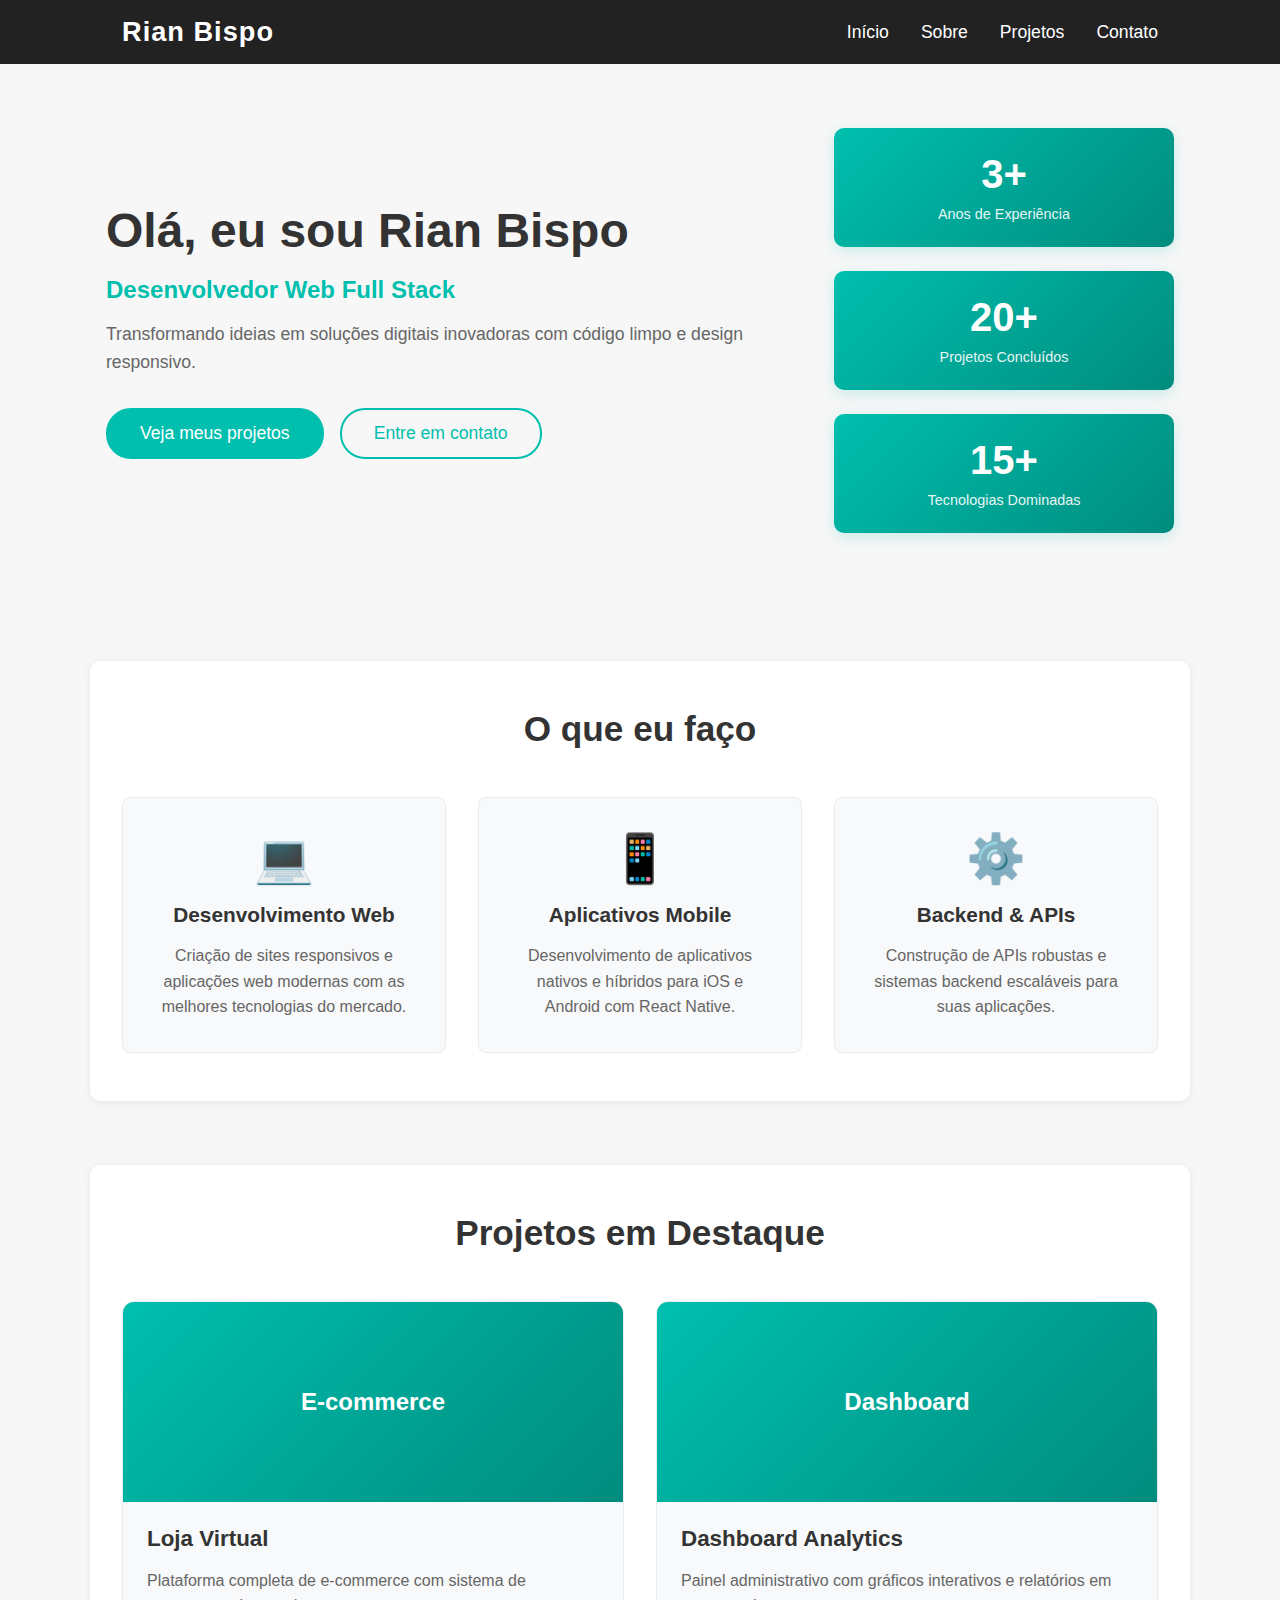
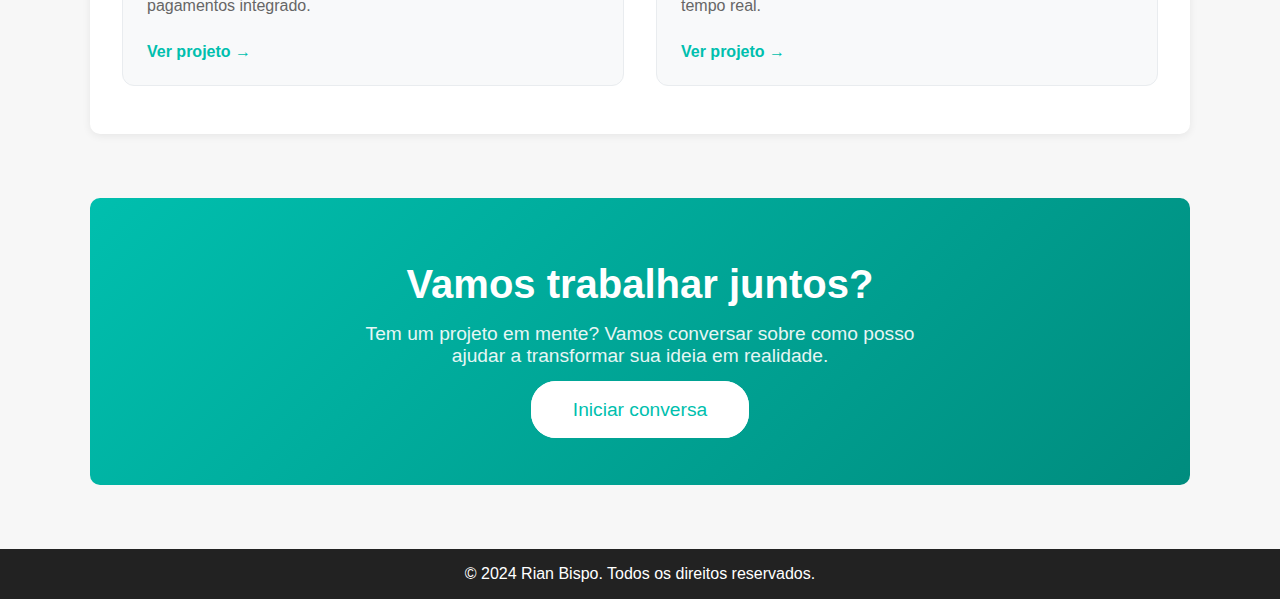
<file: index.html>
<!DOCTYPE html>
<html lang="pt-BR">

<head>
    <meta charset="UTF-8">
    <meta name="viewport" content="width=device-width, initial-scale=1.0">
    <meta name="description"
        content="Portfólio pessoal de Rian Bispo, desenvolvedor web. Veja meus projetos, saiba mais sobre mim e entre em contato.">
    <meta name="keywords" content="portfólio, web, desenvolvedor, projetos, contato">
    <meta name="author" content="Rian Bispo">
    <title>Início | Portfólio de Rian Bispo</title>
    <link rel="stylesheet" href="css/style.css">
</head>

<body>
    <header>
        <nav class="navbar">
            <div class="logo">Rian Bispo</div>
            <ul class="nav-links">
                <li><a href="index.html">Início</a></li>
                <li><a href="sobre.html">Sobre</a></li>
                <li><a href="projetos.html">Projetos</a></li>
                <li><a href="contato.html">Contato</a></li>
            </ul>
            <div class="menu-toggle" id="mobile-menu">
                <span></span><span></span><span></span>
            </div>
        </nav>
    </header>
    <main>
        <section class="hero">
            <div class="hero-content">
                <h1>Olá, eu sou Rian Bispo</h1>
                <p class="hero-subtitle">Desenvolvedor Web Full Stack</p>
                <p class="hero-description">Transformando ideias em soluções digitais inovadoras com código limpo e
                    design responsivo.</p>
                <div class="hero-buttons">
                    <a href="projetos.html" class="btn btn-primary">Veja meus projetos</a>
                    <a href="contato.html" class="btn btn-secondary">Entre em contato</a>
                </div>
            </div>
            <div class="hero-stats">
                <div class="stat-item">
                    <span class="stat-number">3+</span>
                    <span class="stat-label">Anos de Experiência</span>
                </div>
                <div class="stat-item">
                    <span class="stat-number">20+</span>
                    <span class="stat-label">Projetos Concluídos</span>
                </div>
                <div class="stat-item">
                    <span class="stat-number">15+</span>
                    <span class="stat-label">Tecnologias Dominadas</span>
                </div>
            </div>
        </section>

        <section class="services">
            <h2>O que eu faço</h2>
            <div class="services-grid">
                <div class="service-card">
                    <div class="service-icon">💻</div>
                    <h3>Desenvolvimento Web</h3>
                    <p>Criação de sites responsivos e aplicações web modernas com as melhores tecnologias do mercado.
                    </p>
                </div>
                <div class="service-card">
                    <div class="service-icon">📱</div>
                    <h3>Aplicativos Mobile</h3>
                    <p>Desenvolvimento de aplicativos nativos e híbridos para iOS e Android com React Native.</p>
                </div>
                <div class="service-card">
                    <div class="service-icon">⚙️</div>
                    <h3>Backend & APIs</h3>
                    <p>Construção de APIs robustas e sistemas backend escaláveis para suas aplicações.</p>
                </div>
            </div>
        </section>

        <section class="featured-projects">
            <h2>Projetos em Destaque</h2>
            <div class="featured-grid">
                <div class="featured-card">
                    <div class="featured-image">
                        <div class="featured-placeholder">E-commerce</div>
                    </div>
                    <div class="featured-content">
                        <h3>Loja Virtual</h3>
                        <p>Plataforma completa de e-commerce com sistema de pagamentos integrado.</p>
                        <a href="projetos.html" class="featured-link">Ver projeto →</a>
                    </div>
                </div>
                <div class="featured-card">
                    <div class="featured-image">
                        <div class="featured-placeholder">Dashboard</div>
                    </div>
                    <div class="featured-content">
                        <h3>Dashboard Analytics</h3>
                        <p>Painel administrativo com gráficos interativos e relatórios em tempo real.</p>
                        <a href="projetos.html" class="featured-link">Ver projeto →</a>
                    </div>
                </div>
            </div>
        </section>

        <section class="cta">
            <div class="cta-content">
                <h2>Vamos trabalhar juntos?</h2>
                <p>Tem um projeto em mente? Vamos conversar sobre como posso ajudar a transformar sua ideia em
                    realidade.</p>
                <a href="contato.html" class="btn btn-primary">Iniciar conversa</a>
            </div>
        </section>
    </main>
    <footer>
        <p>&copy; 2024 Rian Bispo. Todos os direitos reservados.</p>
    </footer>
    <script src="js/script.js"></script>
</body>

</html>
</file>
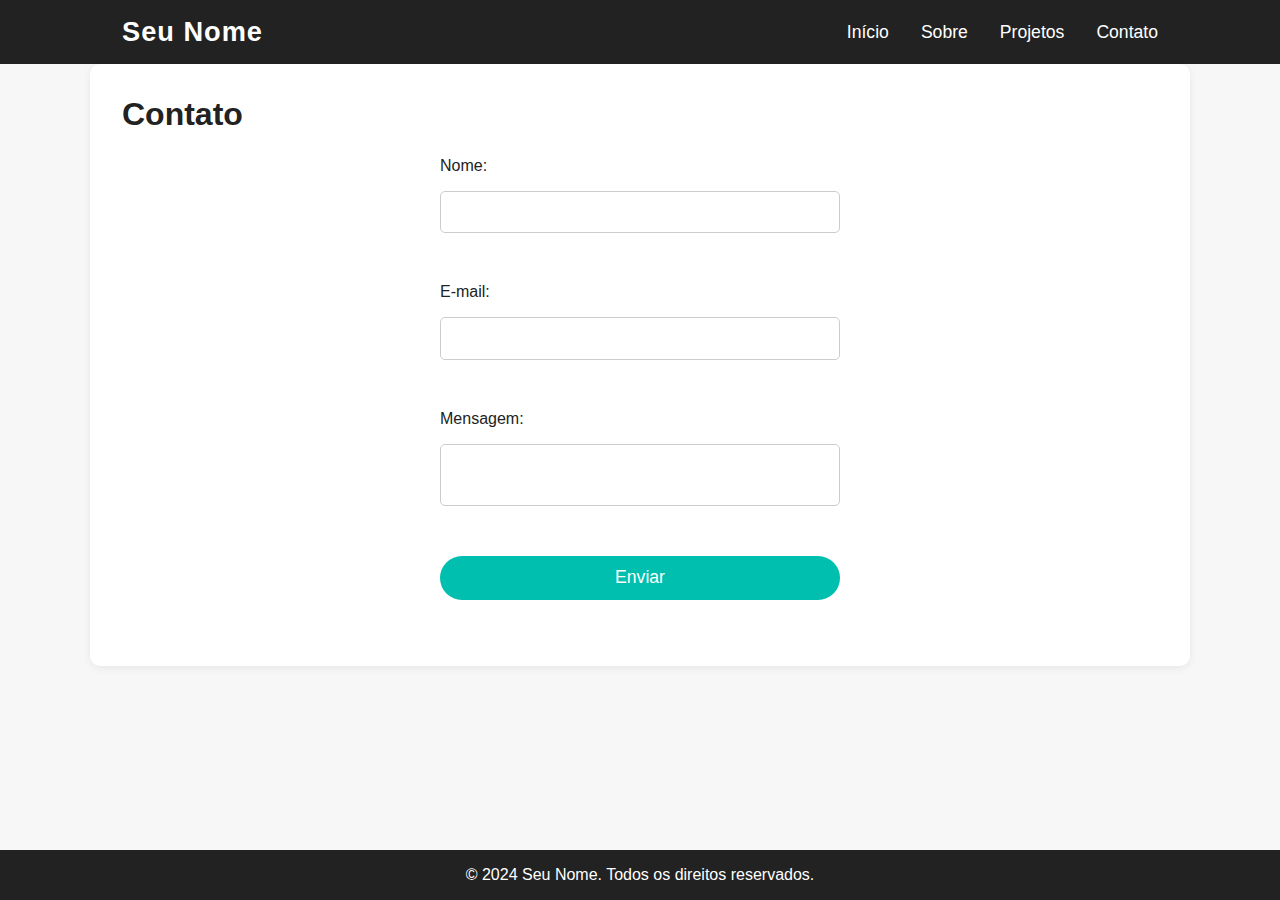
<file: contato.html>
<!DOCTYPE html>
<html lang="pt-BR">

<head>
    <meta charset="UTF-8">
    <meta name="viewport" content="width=device-width, initial-scale=1.0">
    <meta name="description"
        content="Entre em contato com [Seu Nome] através do formulário. Retorno rápido e profissional.">
    <meta name="keywords" content="contato, formulário, portfólio, desenvolvedor">
    <meta name="author" content="Seu Nome">
    <title>Contato | Portfólio de Seu Nome</title>
    <link rel="stylesheet" href="css/style.css">
</head>

<body>
    <header>
        <nav class="navbar">
            <div class="logo">Seu Nome</div>
            <ul class="nav-links">
                <li><a href="index.html">Início</a></li>
                <li><a href="sobre.html">Sobre</a></li>
                <li><a href="projetos.html">Projetos</a></li>
                <li><a href="contato.html">Contato</a></li>
            </ul>
            <div class="menu-toggle" id="mobile-menu">
                <span></span><span></span><span></span>
            </div>
        </nav>
    </header>
    <main>
        <section class="contact">
            <h1>Contato</h1>
            <form id="contactForm" novalidate>
                <label for="nome">Nome:</label>
                <input type="text" id="nome" name="nome" required>
                <span class="error" id="nomeError"></span>

                <label for="email">E-mail:</label>
                <input type="email" id="email" name="email" required>
                <span class="error" id="emailError"></span>

                <label for="mensagem">Mensagem:</label>
                <textarea id="mensagem" name="mensagem" required></textarea>
                <span class="error" id="mensagemError"></span>

                <button type="submit">Enviar</button>
                <span class="success" id="formSuccess"></span>
            </form>
        </section>
    </main>
    <footer>
        <p>&copy; 2024 Seu Nome. Todos os direitos reservados.</p>
    </footer>
    <script src="js/script.js"></script>
</body>

</html>
</file>
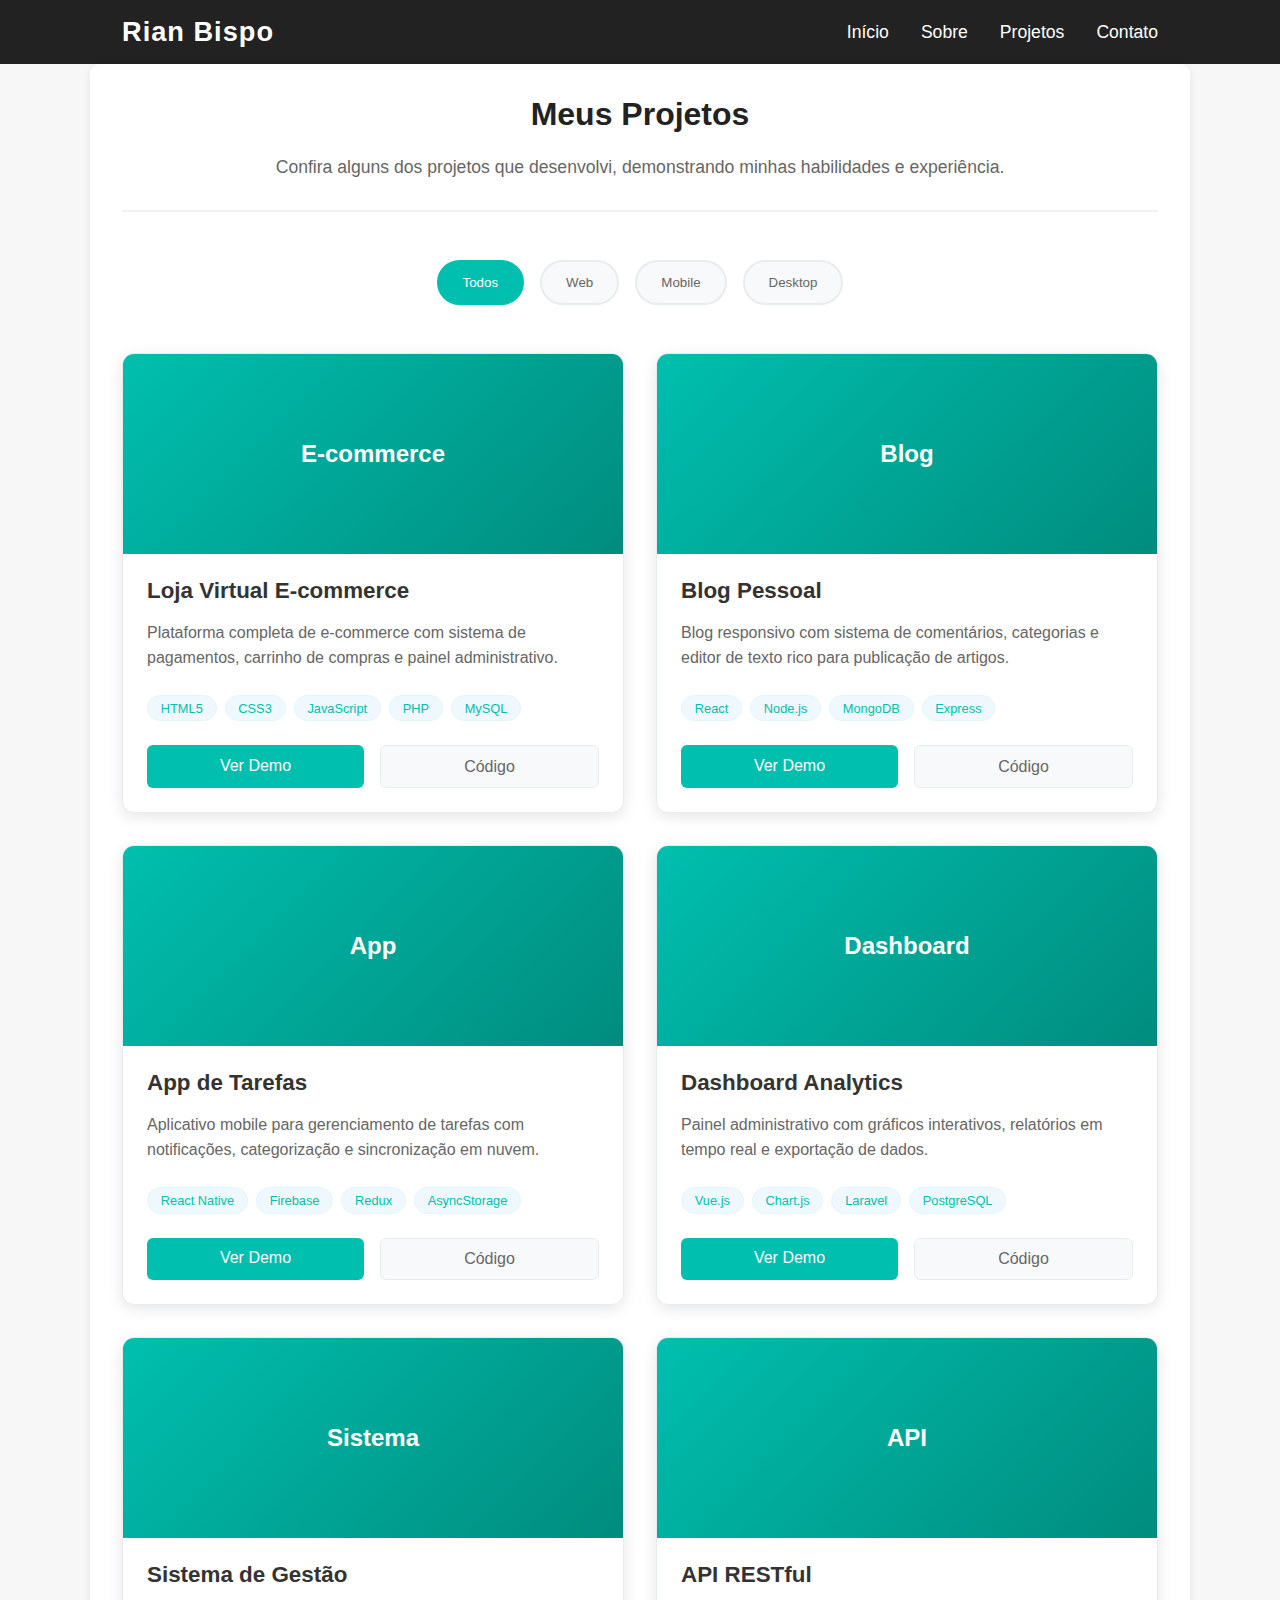
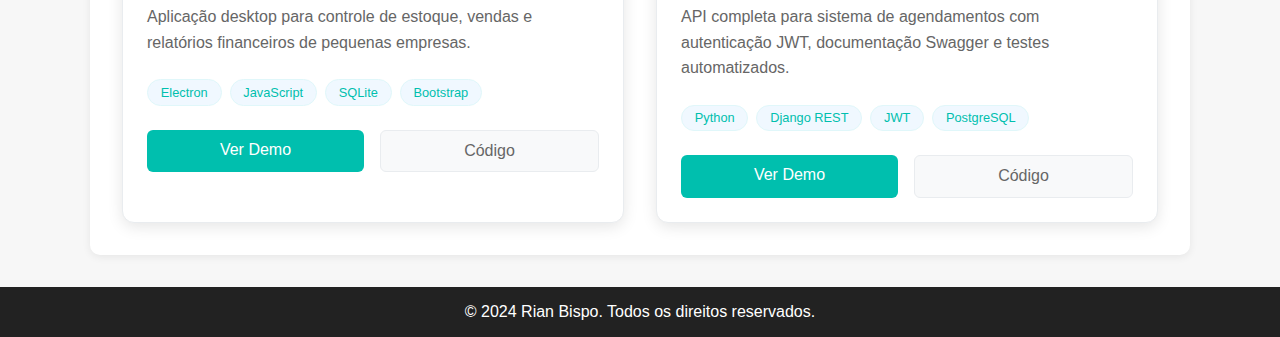
<file: projetos.html>
<!DOCTYPE html>
<html lang="pt-BR">

<head>
    <meta charset="UTF-8">
    <meta name="viewport" content="width=device-width, initial-scale=1.0">
    <meta name="description"
        content="Veja os projetos desenvolvidos por Rian Bispo, incluindo descrições e links para demonstrações.">
    <meta name="keywords" content="projetos, portfólio, web, desenvolvedor">
    <meta name="author" content="Rian Bispo">
    <title>Projetos | Portfólio de Rian Bispo</title>
    <link rel="stylesheet" href="css/style.css">
</head>

<body>
    <header>
        <nav class="navbar">
            <div class="logo">Rian Bispo</div>
            <ul class="nav-links">
                <li><a href="index.html">Início</a></li>
                <li><a href="sobre.html">Sobre</a></li>
                <li><a href="projetos.html">Projetos</a></li>
                <li><a href="contato.html">Contato</a></li>
            </ul>
            <div class="menu-toggle" id="mobile-menu">
                <span></span><span></span><span></span>
            </div>
        </nav>
    </header>
    <main>
        <section class="projects">
            <div class="projects-header">
                <h1>Meus Projetos</h1>
                <p>Confira alguns dos projetos que desenvolvi, demonstrando minhas habilidades e experiência.</p>
            </div>

            <div class="project-filters">
                <button class="filter-btn active" data-filter="all">Todos</button>
                <button class="filter-btn" data-filter="web">Web</button>
                <button class="filter-btn" data-filter="mobile">Mobile</button>
                <button class="filter-btn" data-filter="desktop">Desktop</button>
            </div>

            <div class="project-list">
                <div class="project-card" data-category="web">
                    <div class="project-image">
                        <div class="project-placeholder">E-commerce</div>
                    </div>
                    <div class="project-content">
                        <h2>Loja Virtual E-commerce</h2>
                        <p>Plataforma completa de e-commerce com sistema de pagamentos, carrinho de compras e painel
                            administrativo.</p>
                        <div class="project-tech">
                            <span class="tech-tag">HTML5</span>
                            <span class="tech-tag">CSS3</span>
                            <span class="tech-tag">JavaScript</span>
                            <span class="tech-tag">PHP</span>
                            <span class="tech-tag">MySQL</span>
                        </div>
                        <div class="project-links">
                            <a href="#" target="_blank" class="btn-demo">Ver Demo</a>
                            <a href="#" target="_blank" class="btn-code">Código</a>
                        </div>
                    </div>
                </div>

                <div class="project-card" data-category="web">
                    <div class="project-image">
                        <div class="project-placeholder">Blog</div>
                    </div>
                    <div class="project-content">
                        <h2>Blog Pessoal</h2>
                        <p>Blog responsivo com sistema de comentários, categorias e editor de texto rico para publicação
                            de artigos.</p>
                        <div class="project-tech">
                            <span class="tech-tag">React</span>
                            <span class="tech-tag">Node.js</span>
                            <span class="tech-tag">MongoDB</span>
                            <span class="tech-tag">Express</span>
                        </div>
                        <div class="project-links">
                            <a href="#" target="_blank" class="btn-demo">Ver Demo</a>
                            <a href="#" target="_blank" class="btn-code">Código</a>
                        </div>
                    </div>
                </div>

                <div class="project-card" data-category="mobile">
                    <div class="project-image">
                        <div class="project-placeholder">App</div>
                    </div>
                    <div class="project-content">
                        <h2>App de Tarefas</h2>
                        <p>Aplicativo mobile para gerenciamento de tarefas com notificações, categorização e
                            sincronização em nuvem.</p>
                        <div class="project-tech">
                            <span class="tech-tag">React Native</span>
                            <span class="tech-tag">Firebase</span>
                            <span class="tech-tag">Redux</span>
                            <span class="tech-tag">AsyncStorage</span>
                        </div>
                        <div class="project-links">
                            <a href="#" target="_blank" class="btn-demo">Ver Demo</a>
                            <a href="#" target="_blank" class="btn-code">Código</a>
                        </div>
                    </div>
                </div>

                <div class="project-card" data-category="web">
                    <div class="project-image">
                        <div class="project-placeholder">Dashboard</div>
                    </div>
                    <div class="project-content">
                        <h2>Dashboard Analytics</h2>
                        <p>Painel administrativo com gráficos interativos, relatórios em tempo real e exportação de
                            dados.</p>
                        <div class="project-tech">
                            <span class="tech-tag">Vue.js</span>
                            <span class="tech-tag">Chart.js</span>
                            <span class="tech-tag">Laravel</span>
                            <span class="tech-tag">PostgreSQL</span>
                        </div>
                        <div class="project-links">
                            <a href="#" target="_blank" class="btn-demo">Ver Demo</a>
                            <a href="#" target="_blank" class="btn-code">Código</a>
                        </div>
                    </div>
                </div>

                <div class="project-card" data-category="desktop">
                    <div class="project-image">
                        <div class="project-placeholder">Sistema</div>
                    </div>
                    <div class="project-content">
                        <h2>Sistema de Gestão</h2>
                        <p>Aplicação desktop para controle de estoque, vendas e relatórios financeiros de pequenas
                            empresas.</p>
                        <div class="project-tech">
                            <span class="tech-tag">Electron</span>
                            <span class="tech-tag">JavaScript</span>
                            <span class="tech-tag">SQLite</span>
                            <span class="tech-tag">Bootstrap</span>
                        </div>
                        <div class="project-links">
                            <a href="#" target="_blank" class="btn-demo">Ver Demo</a>
                            <a href="#" target="_blank" class="btn-code">Código</a>
                        </div>
                    </div>
                </div>

                <div class="project-card" data-category="web">
                    <div class="project-image">
                        <div class="project-placeholder">API</div>
                    </div>
                    <div class="project-content">
                        <h2>API RESTful</h2>
                        <p>API completa para sistema de agendamentos com autenticação JWT, documentação Swagger e testes
                            automatizados.</p>
                        <div class="project-tech">
                            <span class="tech-tag">Python</span>
                            <span class="tech-tag">Django REST</span>
                            <span class="tech-tag">JWT</span>
                            <span class="tech-tag">PostgreSQL</span>
                        </div>
                        <div class="project-links">
                            <a href="#" target="_blank" class="btn-demo">Ver Demo</a>
                            <a href="#" target="_blank" class="btn-code">Código</a>
                        </div>
                    </div>
                </div>
            </div>
        </section>
    </main>
    <footer>
        <p>&copy; 2024 Rian Bispo. Todos os direitos reservados.</p>
    </footer>
    <script src="js/script.js"></script>
</body>

</html>
</file>
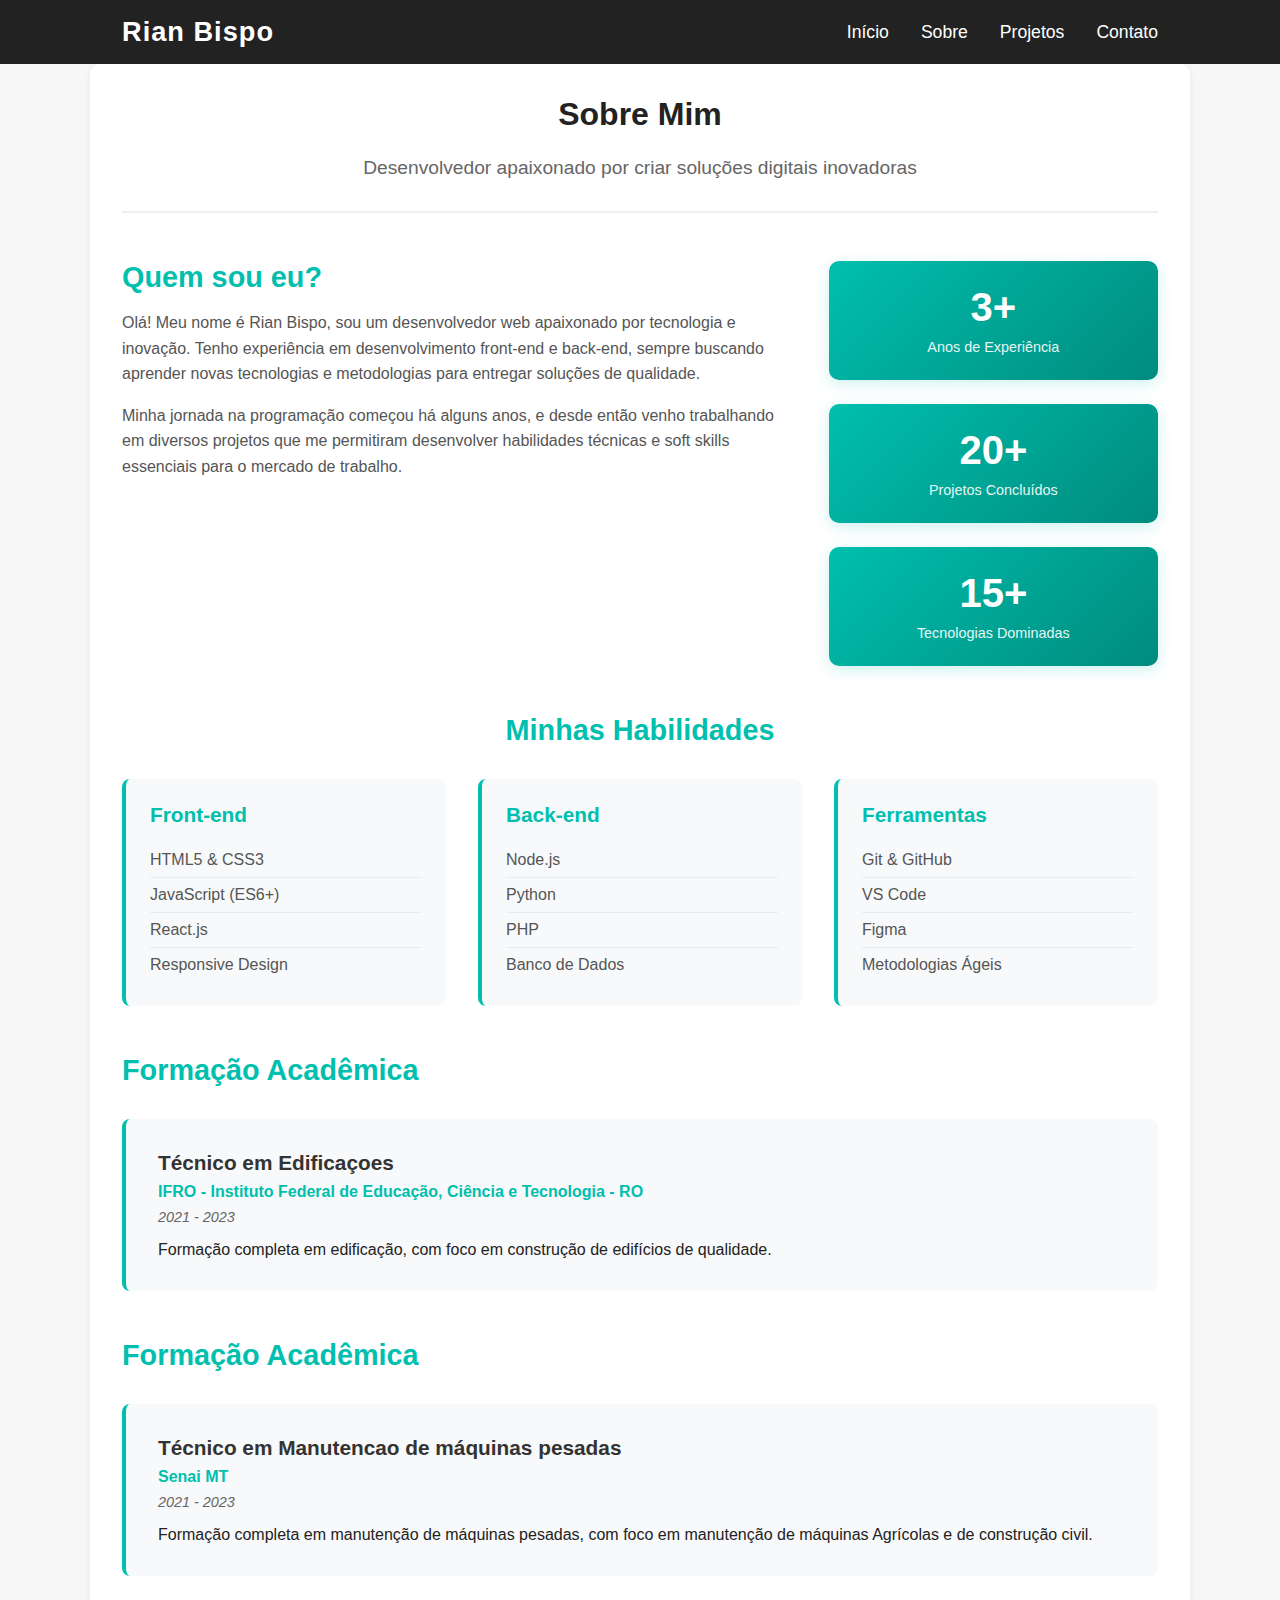
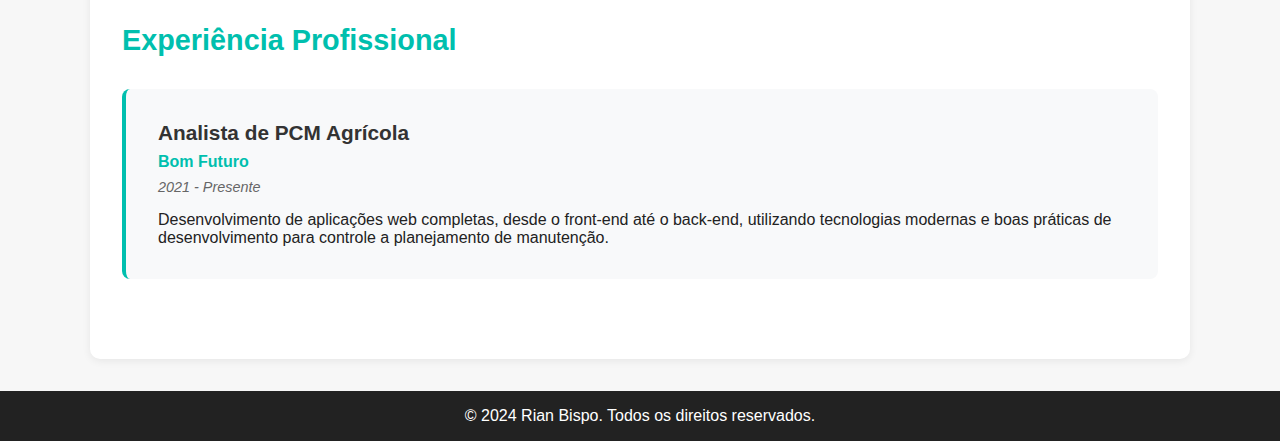
<file: sobre.html>
<!DOCTYPE html>
<html lang="pt-BR">

<head>
    <meta charset="UTF-8">
    <meta name="viewport" content="width=device-width, initial-scale=1.0">
    <meta name="description"
        content="Saiba mais sobre [Rian Bispo], desenvolvedor web, experiência, formação e habilidades.">
    <meta name="keywords" content="sobre, desenvolvedor, experiência, habilidades, portfólio">
    <meta name="author" content="Rian Bispo">
    <title>Sobre | Portfólio de Rian Bispo</title>
    <link rel="stylesheet" href="css/style.css">
</head>

<body>
    <header>
        <nav class="navbar">
            <div class="logo">Rian Bispo</div>
            <ul class="nav-links">
                <li><a href="index.html">Início</a></li>
                <li><a href="sobre.html">Sobre</a></li>
                <li><a href="projetos.html">Projetos</a></li>
                <li><a href="contato.html">Contato</a></li>
            </ul>
            <div class="menu-toggle" id="mobile-menu">
                <span></span><span></span><span></span>
            </div>
        </nav>
    </header>
    <main>
        <section class="about">
            <div class="about-header">
                <h1>Sobre Mim</h1>
                <p class="about-intro">Desenvolvedor apaixonado por criar soluções digitais inovadoras</p>
            </div>

            <div class="about-content">
                <div class="about-text">
                    <h2>Quem sou eu?</h2>
                    <p>Olá! Meu nome é Rian Bispo, sou um desenvolvedor web apaixonado por tecnologia e inovação. Tenho
                        experiência em desenvolvimento front-end e back-end, sempre buscando aprender novas tecnologias
                        e metodologias para entregar soluções de qualidade.</p>

                    <p>Minha jornada na programação começou há alguns anos, e desde então venho trabalhando em diversos
                        projetos que me permitiram desenvolver habilidades técnicas e soft skills essenciais para o
                        mercado de trabalho.</p>
                </div>

                <div class="about-stats">
                    <div class="stat-item">
                        <span class="stat-number">3+</span>
                        <span class="stat-label">Anos de Experiência</span>
                    </div>
                    <div class="stat-item">
                        <span class="stat-number">20+</span>
                        <span class="stat-label">Projetos Concluídos</span>
                    </div>
                    <div class="stat-item">
                        <span class="stat-number">15+</span>
                        <span class="stat-label">Tecnologias Dominadas</span>
                    </div>
                </div>
            </div>

            <div class="skills-section">
                <h2>Minhas Habilidades</h2>
                <div class="skills-grid">
                    <div class="skill-category">
                        <h3>Front-end</h3>
                        <ul>
                            <li>HTML5 & CSS3</li>
                            <li>JavaScript (ES6+)</li>
                            <li>React.js</li>
                            <li>Responsive Design</li>
                        </ul>
                    </div>
                    <div class="skill-category">
                        <h3>Back-end</h3>
                        <ul>
                            <li>Node.js</li>
                            <li>Python</li>
                            <li>PHP</li>
                            <li>Banco de Dados</li>
                        </ul>
                    </div>
                    <div class="skill-category">
                        <h3>Ferramentas</h3>
                        <ul>
                            <li>Git & GitHub</li>
                            <li>VS Code</li>
                            <li>Figma</li>
                            <li>Metodologias Ágeis</li>
                        </ul>
                    </div>
                </div>
            </div>

            <div class="education-section">
                <h2>Formação Acadêmica</h2>
                <div class="education-item">
                    <h3>Técnico em Edificaçoes</h3>
                    <p class="institution">IFRO - Instituto Federal de Educação, Ciência e Tecnologia - RO</p>
                    <p class="period">2021 - 2023</p>
                    <p>Formação completa em edificação, com foco em construção de edifícios de qualidade.</p>
                </div>
            </div>
            <div class="education-section">
                <h2>Formação Acadêmica</h2>
                <div class="education-item">
                    <h3>Técnico em Manutencao de máquinas pesadas</h3>
                    <p class="institution">Senai MT</p>
                    <p class="period">2021 - 2023</p>
                    <p>Formação completa em manutenção de máquinas pesadas, com foco em manutenção de máquinas Agrícolas e
                        de construção civil.</p>
                </div>
            </div>

            <div class="experience-section">
                <h2>Experiência Profissional</h2>
                <div class="experience-item">
                    <h3>Analista de PCM Agrícola</h3>
                    <p class="company">Bom Futuro</p>
                    <p class="period">2021 - Presente</p>
                    <p>Desenvolvimento de aplicações web completas, desde o front-end até o back-end, utilizando
                        tecnologias modernas e boas práticas de desenvolvimento para controle a planejamento de manutenção.</p>
                </div>
            </div>
        </section>
    </main>
    <footer>
        <p>&copy; 2024 Rian Bispo. Todos os direitos reservados.</p>
    </footer>
    <script src="js/script.js"></script>
</body>

</html>
</file>
<file: css/style.css>
/* Reset básico */
* {
    margin: 0;
    padding: 0;
    box-sizing: border-box;
}

body {
    font-family: 'Segoe UI', Arial, sans-serif;
    background: #f7f7f7;
    color: #222;
    min-height: 100vh;
    display: flex;
    flex-direction: column;
}

header {
    background: #222;
    color: #fff;
}

.navbar {
    display: flex;
    justify-content: space-between;
    align-items: center;
    max-width: 1100px;
    margin: 0 auto;
    padding: 1rem 2rem;
}

.logo {
    font-size: 1.7rem;
    font-weight: bold;
    letter-spacing: 1px;
}

.nav-links {
    list-style: none;
    display: flex;
    gap: 2rem;
}

.nav-links li a {
    color: #fff;
    text-decoration: none;
    font-size: 1.1rem;
    transition: color 0.2s;
}

.nav-links li a:hover {
    color: #00bfae;
}

.menu-toggle {
    display: none;
    flex-direction: column;
    cursor: pointer;
    gap: 5px;
}

.menu-toggle span {
    width: 25px;
    height: 3px;
    background: #fff;
    border-radius: 2px;
    display: block;
}

main {
    flex: 1;
    max-width: 1100px;
    margin: 0 auto;
    width: 95%;
}

/* Estilos específicos para a página Início */
.hero {
    display: grid;
    grid-template-columns: 2fr 1fr;
    gap: 3rem;
    align-items: center;
    padding: 4rem 1rem;
    margin-bottom: 4rem;
}

.hero-content h1 {
    font-size: 3rem;
    margin-bottom: 1rem;
    color: #333;
    line-height: 1.2;
}

.hero-subtitle {
    font-size: 1.5rem;
    color: #00bfae;
    margin-bottom: 1rem;
    font-weight: 600;
}

.hero-description {
    font-size: 1.1rem;
    color: #666;
    line-height: 1.6;
    margin-bottom: 2rem;
}

.hero-buttons {
    display: flex;
    gap: 1rem;
    flex-wrap: wrap;
}

.btn {
    padding: 0.8rem 2rem;
    border-radius: 25px;
    font-size: 1.1rem;
    cursor: pointer;
    text-decoration: none;
    transition: all 0.2s;
    font-weight: 500;
}

.btn-primary {
    background: #00bfae;
    color: #fff;
    border: 2px solid #00bfae;
}

.btn-primary:hover {
    background: #008c7e;
    border-color: #008c7e;
    transform: translateY(-2px);
}

.btn-secondary {
    background: transparent;
    color: #00bfae;
    border: 2px solid #00bfae;
}

.btn-secondary:hover {
    background: #00bfae;
    color: #fff;
    transform: translateY(-2px);
}

.hero-stats {
    display: flex;
    flex-direction: column;
    gap: 1.5rem;
}

.hero-stats .stat-item {
    text-align: center;
    padding: 1.5rem;
    background: linear-gradient(135deg, #00bfae, #008c7e);
    color: white;
    border-radius: 10px;
    box-shadow: 0 4px 15px rgba(0, 191, 174, 0.2);
}

.hero-stats .stat-number {
    display: block;
    font-size: 2.5rem;
    font-weight: bold;
    margin-bottom: 0.5rem;
}

.hero-stats .stat-label {
    font-size: 0.9rem;
    opacity: 0.9;
}

/* Seção de Serviços */
.services {
    background: #fff;
    border-radius: 10px;
    box-shadow: 0 2px 8px rgba(0, 0, 0, 0.07);
    padding: 3rem 2rem;
    margin-bottom: 4rem;
    text-align: center;
}

.services h2 {
    color: #333;
    margin-bottom: 3rem;
    font-size: 2.2rem;
}

.services-grid {
    display: grid;
    grid-template-columns: repeat(auto-fit, minmax(300px, 1fr));
    gap: 2rem;
}

.service-card {
    padding: 2rem;
    border-radius: 8px;
    background: #f8f9fa;
    transition: transform 0.2s, box-shadow 0.2s;
    border: 1px solid #e9ecef;
}

.service-card:hover {
    transform: translateY(-5px);
    box-shadow: 0 8px 25px rgba(0, 191, 174, 0.15);
}

.service-icon {
    font-size: 3rem;
    margin-bottom: 1rem;
}

.service-card h3 {
    color: #333;
    margin-bottom: 1rem;
    font-size: 1.3rem;
}

.service-card p {
    color: #666;
    line-height: 1.6;
}

/* Seção de Projetos em Destaque */
.featured-projects {
    background: #fff;
    border-radius: 10px;
    box-shadow: 0 2px 8px rgba(0, 0, 0, 0.07);
    padding: 3rem 2rem;
    margin-bottom: 4rem;
}

.featured-projects h2 {
    color: #333;
    margin-bottom: 3rem;
    font-size: 2.2rem;
    text-align: center;
}

.featured-grid {
    display: grid;
    grid-template-columns: repeat(auto-fit, minmax(400px, 1fr));
    gap: 2rem;
}

.featured-card {
    background: #f8f9fa;
    border-radius: 12px;
    overflow: hidden;
    transition: transform 0.3s, box-shadow 0.3s;
    border: 1px solid #e9ecef;
}

.featured-card:hover {
    transform: translateY(-8px);
    box-shadow: 0 15px 35px rgba(0, 191, 174, 0.2);
}

.featured-image {
    height: 200px;
    background: linear-gradient(135deg, #00bfae, #008c7e);
    display: flex;
    align-items: center;
    justify-content: center;
    color: white;
    font-size: 1.5rem;
    font-weight: bold;
}

.featured-placeholder {
    text-align: center;
    padding: 1rem;
}

.featured-content {
    padding: 1.5rem;
}

.featured-content h3 {
    color: #333;
    margin-bottom: 1rem;
    font-size: 1.4rem;
}

.featured-content p {
    color: #666;
    line-height: 1.6;
    margin-bottom: 1.5rem;
}

.featured-link {
    color: #00bfae;
    text-decoration: none;
    font-weight: 600;
    transition: color 0.2s;
}

.featured-link:hover {
    color: #008c7e;
}

/* Seção Call-to-Action */
.cta {
    background: linear-gradient(135deg, #00bfae, #008c7e);
    color: white;
    border-radius: 10px;
    padding: 4rem 2rem;
    text-align: center;
    margin-bottom: 4rem;
}

.cta-content h2 {
    font-size: 2.5rem;
    margin-bottom: 1rem;
}

.cta-content p {
    font-size: 1.2rem;
    margin-bottom: 2rem;
    opacity: 0.9;
    max-width: 600px;
    margin-left: auto;
    margin-right: auto;
}

.cta .btn-primary {
    background: white;
    color: #00bfae;
    border-color: white;
    font-size: 1.2rem;
    padding: 1rem 2.5rem;
}

.cta .btn-primary:hover {
    background: #f8f9fa;
    transform: translateY(-3px);
    box-shadow: 0 8px 25px rgba(0, 0, 0, 0.2);
}

.about,
.contact,
.projects {
    background: #fff;
    border-radius: 10px;
    box-shadow: 0 2px 8px rgba(0, 0, 0, 0.07);
    padding: 2rem;
    margin-bottom: 2rem;
}

.about h1,
.contact h1,
.projects h1 {
    margin-bottom: 1.5rem;
}

/* Estilos específicos para a página Sobre */
.about-header {
    text-align: center;
    margin-bottom: 3rem;
    padding-bottom: 2rem;
    border-bottom: 2px solid #f0f0f0;
}

.about-intro {
    font-size: 1.2rem;
    color: #666;
    margin-top: 1rem;
}

.about-content {
    display: grid;
    grid-template-columns: 2fr 1fr;
    gap: 3rem;
    margin-bottom: 3rem;
}

.about-text h2 {
    color: #00bfae;
    margin-bottom: 1rem;
    font-size: 1.8rem;
}

.about-text p {
    line-height: 1.6;
    margin-bottom: 1rem;
    color: #555;
}

.about-stats {
    display: flex;
    flex-direction: column;
    gap: 1.5rem;
}

.stat-item {
    text-align: center;
    padding: 1.5rem;
    background: linear-gradient(135deg, #00bfae, #008c7e);
    color: white;
    border-radius: 10px;
    box-shadow: 0 4px 15px rgba(0, 191, 174, 0.2);
}

.stat-number {
    display: block;
    font-size: 2.5rem;
    font-weight: bold;
    margin-bottom: 0.5rem;
}

.stat-label {
    font-size: 0.9rem;
    opacity: 0.9;
}

.skills-section {
    margin-bottom: 3rem;
}

.skills-section h2 {
    color: #00bfae;
    margin-bottom: 2rem;
    text-align: center;
    font-size: 1.8rem;
}

.skills-grid {
    display: grid;
    grid-template-columns: repeat(auto-fit, minmax(250px, 1fr));
    gap: 2rem;
}

.skill-category {
    background: #f8f9fa;
    padding: 1.5rem;
    border-radius: 8px;
    border-left: 4px solid #00bfae;
    transition: transform 0.2s, box-shadow 0.2s;
}

.skill-category:hover {
    transform: translateY(-5px);
    box-shadow: 0 8px 25px rgba(0, 191, 174, 0.15);
}

.skill-category h3 {
    color: #00bfae;
    margin-bottom: 1rem;
    font-size: 1.3rem;
}

.skill-category ul {
    list-style: none;
}

.skill-category li {
    padding: 0.5rem 0;
    border-bottom: 1px solid #e9ecef;
    color: #555;
}

.skill-category li:last-child {
    border-bottom: none;
}

.education-section,
.experience-section {
    margin-bottom: 3rem;
}

.education-section h2,
.experience-section h2 {
    color: #00bfae;
    margin-bottom: 2rem;
    font-size: 1.8rem;
}

.education-item,
.experience-item {
    background: #f8f9fa;
    padding: 2rem;
    border-radius: 8px;
    border-left: 4px solid #00bfae;
    margin-bottom: 1.5rem;
}

.education-item h3,
.experience-item h3 {
    color: #333;
    margin-bottom: 0.5rem;
    font-size: 1.3rem;
}

.institution,
.company {
    color: #00bfae;
    font-weight: 600;
    margin-bottom: 0.5rem;
}

.period {
    color: #666;
    font-style: italic;
    margin-bottom: 1rem;
    font-size: 0.9rem;
}

/* Estilos específicos para a página Projetos */
.projects-header {
    text-align: center;
    margin-bottom: 3rem;
    padding-bottom: 2rem;
    border-bottom: 2px solid #f0f0f0;
}

.projects-header p {
    color: #666;
    font-size: 1.1rem;
    margin-top: 1rem;
}

.project-filters {
    display: flex;
    justify-content: center;
    gap: 1rem;
    margin-bottom: 3rem;
    flex-wrap: wrap;
}

.filter-btn {
    background: #f8f9fa;
    border: 2px solid #e9ecef;
    color: #666;
    padding: 0.8rem 1.5rem;
    border-radius: 25px;
    cursor: pointer;
    transition: all 0.2s;
    font-weight: 500;
}

.filter-btn:hover,
.filter-btn.active {
    background: #00bfae;
    border-color: #00bfae;
    color: white;
}

.project-list {
    display: grid;
    grid-template-columns: repeat(auto-fit, minmax(350px, 1fr));
    gap: 2rem;
    justify-content: center;
}

.project-card {
    background: #fff;
    border-radius: 12px;
    box-shadow: 0 4px 15px rgba(0, 0, 0, 0.1);
    overflow: hidden;
    transition: transform 0.3s, box-shadow 0.3s;
    border: 1px solid #e9ecef;
}

.project-card:hover {
    transform: translateY(-10px);
    box-shadow: 0 15px 35px rgba(0, 191, 174, 0.2);
}

.project-image {
    height: 200px;
    background: linear-gradient(135deg, #00bfae, #008c7e);
    display: flex;
    align-items: center;
    justify-content: center;
    color: white;
    font-size: 1.5rem;
    font-weight: bold;
}

.project-placeholder {
    text-align: center;
    padding: 1rem;
}

.project-content {
    padding: 1.5rem;
}

.project-content h2 {
    color: #333;
    margin-bottom: 1rem;
    font-size: 1.4rem;
}

.project-content p {
    color: #666;
    line-height: 1.6;
    margin-bottom: 1.5rem;
}

.project-tech {
    display: flex;
    flex-wrap: wrap;
    gap: 0.5rem;
    margin-bottom: 1.5rem;
}

.tech-tag {
    background: #f0f8ff;
    color: #00bfae;
    padding: 0.3rem 0.8rem;
    border-radius: 15px;
    font-size: 0.8rem;
    font-weight: 500;
    border: 1px solid #e0f7fa;
}

.project-links {
    display: flex;
    gap: 1rem;
}

.btn-demo,
.btn-code {
    flex: 1;
    text-align: center;
    padding: 0.7rem 1rem;
    border-radius: 6px;
    text-decoration: none;
    font-weight: 500;
    transition: all 0.2s;
}

.btn-demo {
    background: #00bfae;
    color: white;
}

.btn-demo:hover {
    background: #008c7e;
}

.btn-code {
    background: #f8f9fa;
    color: #666;
    border: 1px solid #e9ecef;
}

.btn-code:hover {
    background: #e9ecef;
    color: #333;
}

/* Animações */
@keyframes fadeIn {
    from {
        opacity: 0;
        transform: translateY(20px);
    }

    to {
        opacity: 1;
        transform: translateY(0);
    }
}

footer {
    background: #222;
    color: #fff;
    text-align: center;
    padding: 1rem 0;
    font-size: 1rem;
}

form {
    display: flex;
    flex-direction: column;
    gap: 1rem;
    max-width: 400px;
    margin: 0 auto;
}

form label {
    font-weight: 500;
}

form input,
form textarea {
    padding: 0.7rem;
    border: 1px solid #ccc;
    border-radius: 5px;
    font-size: 1rem;
    resize: none;
}

form button {
    background: #00bfae;
    color: #fff;
    border: none;
    border-radius: 25px;
    padding: 0.7rem 0;
    font-size: 1.1rem;
    cursor: pointer;
    transition: background 0.2s;
}

form button:hover {
    background: #008c7e;
}

.error {
    color: #e74c3c;
    font-size: 0.95rem;
    min-height: 18px;
}

.success {
    color: #27ae60;
    font-size: 1rem;
    min-height: 18px;
}

@media (max-width: 900px) {
    .hero {
        grid-template-columns: 1fr;
        text-align: center;
        gap: 2rem;
    }

    .hero-content h1 {
        font-size: 2.5rem;
    }

    .hero-buttons {
        justify-content: center;
    }

    .hero-stats {
        flex-direction: row;
        justify-content: space-around;
    }

    .hero-stats .stat-item {
        flex: 1;
        margin: 0 0.5rem;
    }

    .services-grid {
        grid-template-columns: 1fr;
    }

    .featured-grid {
        grid-template-columns: 1fr;
    }

    .project-list {
        grid-template-columns: 1fr;
        align-items: center;
    }

    .navbar {
        flex-direction: column;
        gap: 1rem;
    }

    .about-content {
        grid-template-columns: 1fr;
        gap: 2rem;
    }

    .skills-grid {
        grid-template-columns: 1fr;
    }

    .project-filters {
        justify-content: center;
    }
}

@media (max-width: 700px) {
    .navbar {
        padding: 1rem 0.5rem;
    }

    .nav-links {
        display: none;
        flex-direction: column;
        background: #222;
        position: absolute;
        top: 60px;
        right: 0;
        width: 180px;
        box-shadow: 0 2px 8px rgba(0, 0, 0, 0.12);
        z-index: 10;
    }

    .nav-links.active {
        display: flex;
    }

    .menu-toggle {
        display: flex;
    }

    .hero-stats {
        flex-direction: column;
    }

    .hero-stats .stat-item {
        margin: 0.5rem 0;
    }

    .project-links {
        flex-direction: column;
    }

    .cta-content h2 {
        font-size: 2rem;
    }
}

@media (max-width: 500px) {
    .hero-content h1 {
        font-size: 2rem;
    }

    .hero-subtitle {
        font-size: 1.2rem;
    }

    .hero-description {
        font-size: 1rem;
    }

    .hero-buttons {
        flex-direction: column;
        align-items: center;
    }

    .btn {
        width: 100%;
        max-width: 250px;
        text-align: center;
    }

    .about,
    .contact,
    .projects,
    .services,
    .featured-projects,
    .cta {
        padding: 1.5rem 1rem;
    }

    .project-card {
        width: 95%;
    }

    .about-stats {
        flex-direction: column;
    }

    .stat-item {
        margin: 0.5rem 0;
    }

    .education-item,
    .experience-item {
        padding: 1.5rem;
    }

    .project-filters {
        gap: 0.5rem;
    }

    .filter-btn {
        padding: 0.6rem 1rem;
        font-size: 0.9rem;
    }

    .cta-content h2 {
        font-size: 1.8rem;
    }

    .cta-content p {
        font-size: 1rem;
    }
}
</file>
